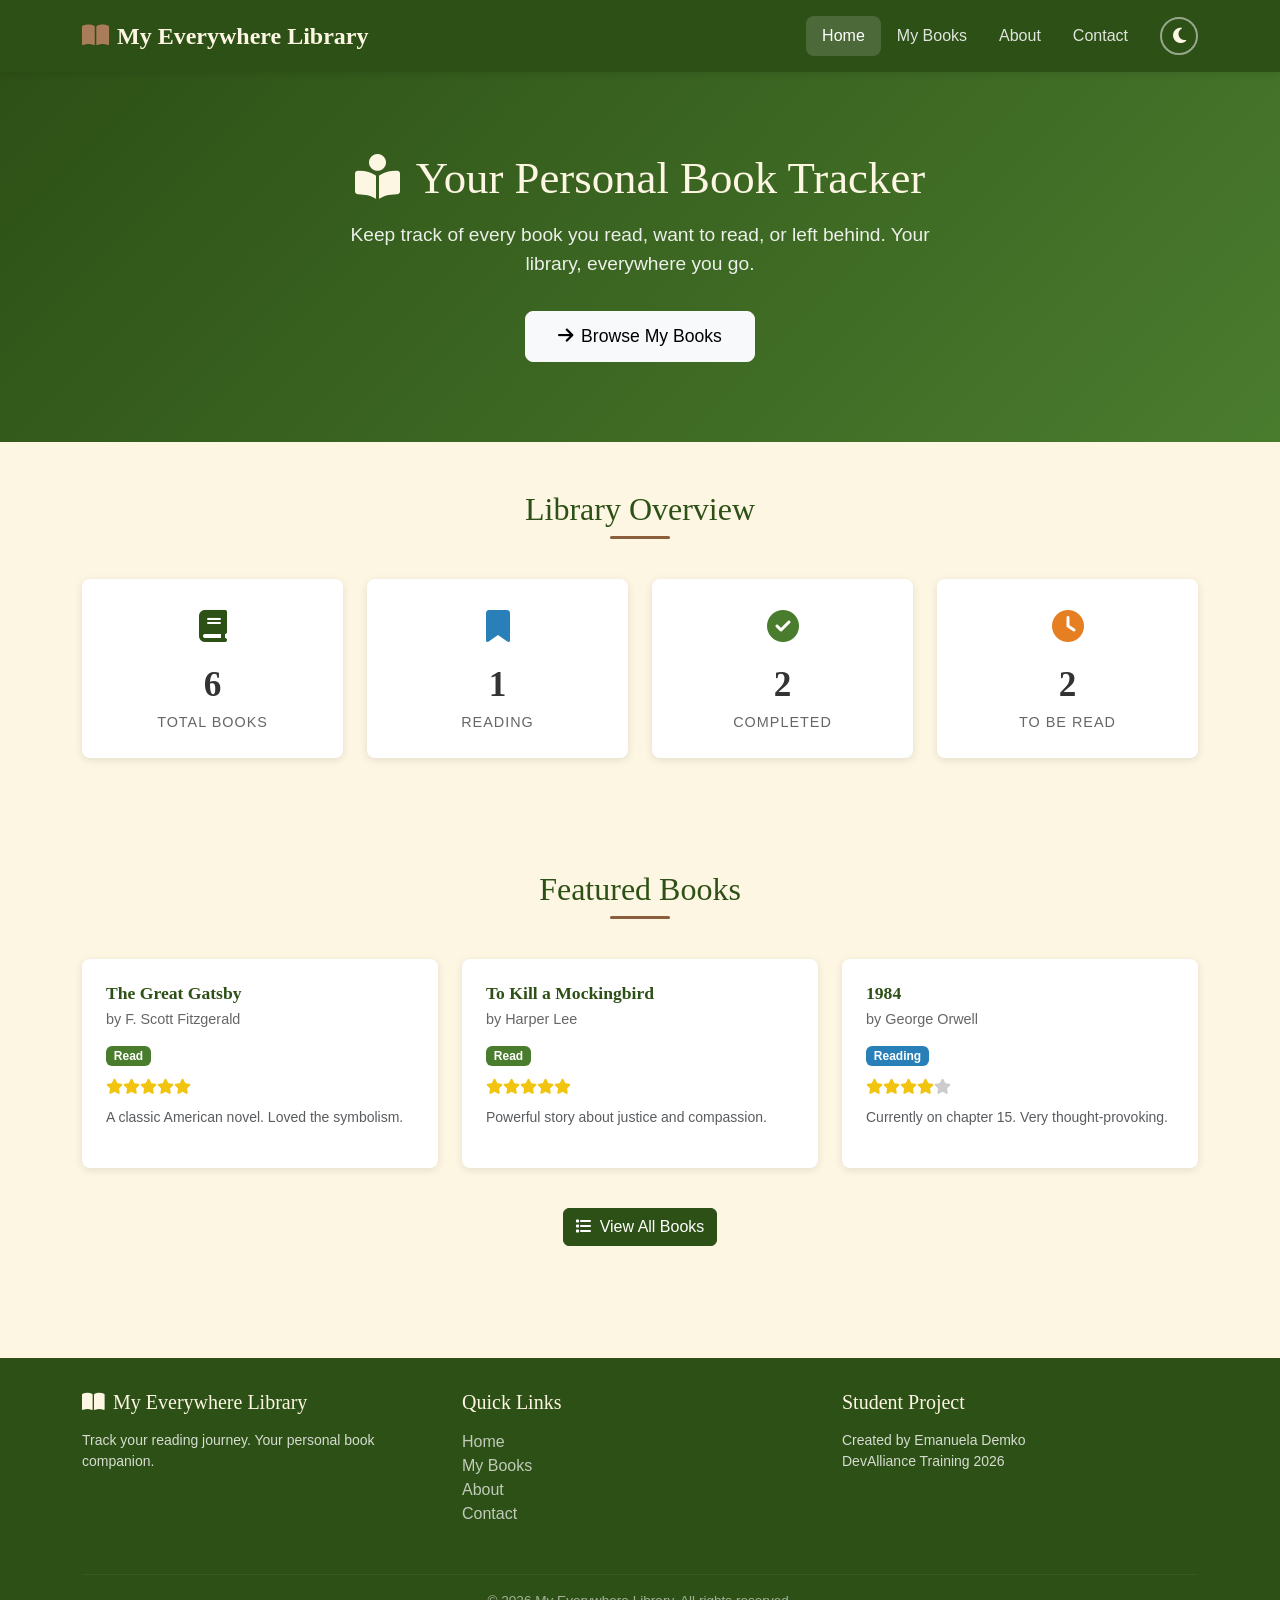
<file: frontend/index.html>
<!DOCTYPE html>
<html lang="en">
<head>
  <meta charset="UTF-8">
  <meta name="viewport" content="width=device-width, initial-scale=1.0">
  <title>My Everywhere Library - Home</title>
  <!-- Bootstrap 5 CSS -->
  <link href="https://cdn.jsdelivr.net/npm/bootstrap@5.3.3/dist/css/bootstrap.min.css" rel="stylesheet">
  <!-- Font Awesome Icons -->
  <link href="https://cdnjs.cloudflare.com/ajax/libs/font-awesome/6.5.1/css/all.min.css" rel="stylesheet">
  <!-- Custom CSS -->
  <link rel="stylesheet" href="css/base.css">
  <link rel="stylesheet" href="css/theme.css">
  <link rel="stylesheet" href="css/components.css">
  <link rel="stylesheet" href="css/dashboard.css">
</head>
<body>

  <!-- ===== Navbar ===== -->
  <nav class="navbar navbar-expand-lg navbar-dark">
    <div class="container">
      <a class="navbar-brand" href="index.html">
        <i class="fas fa-book-open me-2"></i>My Everywhere Library
      </a>
      <button class="navbar-toggler" type="button" data-bs-toggle="collapse" data-bs-target="#navbarNav">
        <span class="navbar-toggler-icon"></span>
      </button>
      <div class="collapse navbar-collapse" id="navbarNav">
        <ul class="navbar-nav ms-auto me-3">
          <li class="nav-item">
            <a class="nav-link" href="index.html">Home</a>
          </li>
          <li class="nav-item">
            <a class="nav-link" href="books.html">My Books</a>
          </li>
          <li class="nav-item">
            <a class="nav-link" href="about.html">About</a>
          </li>
          <li class="nav-item">
            <a class="nav-link" href="contact.html">Contact</a>
          </li>
        </ul>
        <button class="dark-mode-toggle" id="darkModeToggle" title="Toggle dark mode">
          <i class="fas fa-moon"></i>
        </button>
      </div>
    </div>
  </nav>

  <!-- ===== Hero Section ===== -->
  <section class="hero-section">
    <div class="container">
      <h1><i class="fas fa-book-reader me-3"></i>Your Personal Book Tracker</h1>
      <p>Keep track of every book you read, want to read, or left behind. Your library, everywhere you go.</p>
      <a href="books.html" class="btn btn-light btn-lg">
        <i class="fas fa-arrow-right me-2"></i>Browse My Books
      </a>
    </div>
  </section>

  <!-- ===== Stats Cards ===== -->
  <section class="container my-5">
    <h2 class="section-title">Library Overview</h2>
    <div class="row g-4">
      <div class="col-6 col-md-3">
        <div class="stat-card total">
          <div class="stat-icon"><i class="fas fa-book"></i></div>
          <div class="stat-number" id="statTotal">0</div>
          <div class="stat-label">Total Books</div>
        </div>
      </div>
      <div class="col-6 col-md-3">
        <div class="stat-card reading">
          <div class="stat-icon"><i class="fas fa-bookmark"></i></div>
          <div class="stat-number" id="statReading">0</div>
          <div class="stat-label">Reading</div>
        </div>
      </div>
      <div class="col-6 col-md-3">
        <div class="stat-card read">
          <div class="stat-icon"><i class="fas fa-check-circle"></i></div>
          <div class="stat-number" id="statRead">0</div>
          <div class="stat-label">Completed</div>
        </div>
      </div>
      <div class="col-6 col-md-3">
        <div class="stat-card tbr">
          <div class="stat-icon"><i class="fas fa-clock"></i></div>
          <div class="stat-number" id="statTbr">0</div>
          <div class="stat-label">To Be Read</div>
        </div>
      </div>
    </div>
  </section>

  <!-- ===== Featured Books ===== -->
  <section class="featured-section">
    <div class="container">
      <h2 class="section-title">Featured Books</h2>
      <div class="row" id="featuredBooks">
        <!-- Populated by JavaScript -->
      </div>
      <div class="text-center mt-3">
        <a href="books.html" class="btn btn-primary-custom">
          <i class="fas fa-list me-2"></i>View All Books
        </a>
      </div>
    </div>
  </section>

  <!-- ===== Footer ===== -->
  <footer class="footer">
    <div class="container">
      <div class="row">
        <div class="col-md-4 mb-3">
          <h5><i class="fas fa-book-open me-2"></i>My Everywhere Library</h5>
          <p class="small">Track your reading journey. Your personal book companion.</p>
        </div>
        <div class="col-md-4 mb-3">
          <h5>Quick Links</h5>
          <ul class="list-unstyled">
            <li><a href="index.html">Home</a></li>
            <li><a href="books.html">My Books</a></li>
            <li><a href="about.html">About</a></li>
            <li><a href="contact.html">Contact</a></li>
          </ul>
        </div>
        <div class="col-md-4 mb-3">
          <h5>Student Project</h5>
          <p class="small">Created by Emanuela Demko<br>DevAlliance Training 2026</p>
        </div>
      </div>
      <hr>
      <p class="text-center mb-0">&copy; 2026 My Everywhere Library. All rights reserved.</p>
    </div>
  </footer>

  <!-- Bootstrap JS -->
  <script src="https://cdn.jsdelivr.net/npm/bootstrap@5.3.3/dist/js/bootstrap.bundle.min.js"></script>
  <!-- Custom JS -->
  <script src="js/utils.js"></script>
  <script src="js/storage.js"></script>
  <script src="js/theme.js"></script>
  <script src="js/dashboard.js"></script>
</body>
</html>
</file>
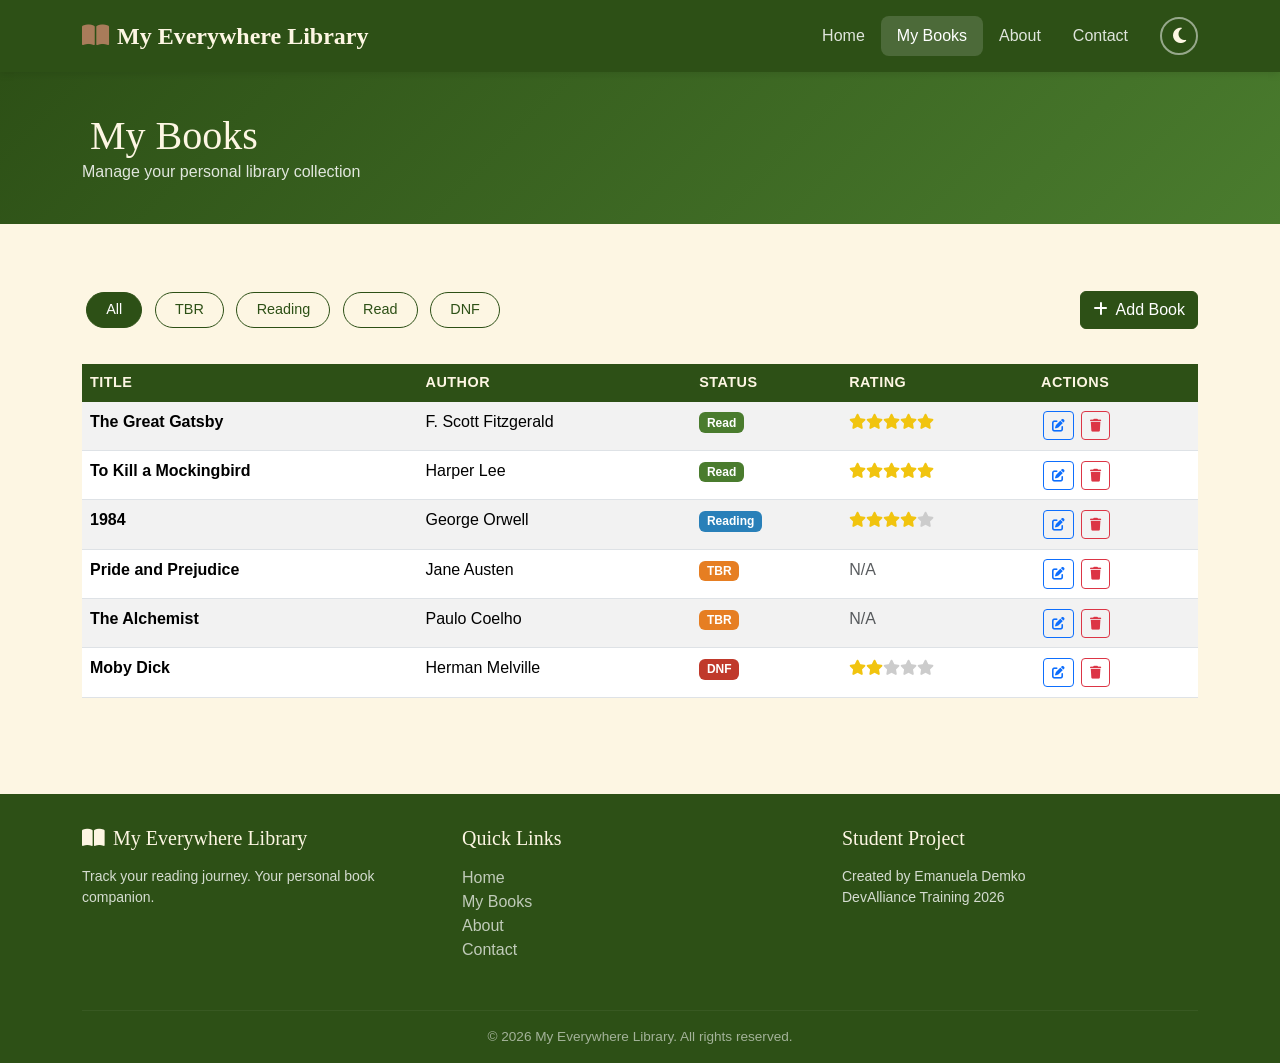
<file: frontend/books.html>
<!DOCTYPE html>
<html lang="en">
<head>
  <meta charset="UTF-8">
  <meta name="viewport" content="width=device-width, initial-scale=1.0">
  <title>My Everywhere Library - My Books</title>
  <!-- Bootstrap 5 CSS -->
  <link href="https://cdn.jsdelivr.net/npm/bootstrap@5.3.3/dist/css/bootstrap.min.css" rel="stylesheet">
  <!-- Font Awesome Icons -->
  <link href="https://cdnjs.cloudflare.com/ajax/libs/font-awesome/6.5.1/css/all.min.css" rel="stylesheet">
  <!-- DataTables CSS -->
  <link href="https://cdn.datatables.net/1.13.8/css/dataTables.bootstrap5.min.css" rel="stylesheet">
  <!-- Custom CSS -->
  <link rel="stylesheet" href="css/base.css">
  <link rel="stylesheet" href="css/theme.css">
  <link rel="stylesheet" href="css/components.css">
  <link rel="stylesheet" href="css/books.css">
</head>
<body>

  <!-- ===== Navbar ===== -->
  <nav class="navbar navbar-expand-lg navbar-dark">
    <div class="container">
      <a class="navbar-brand" href="index.html">
        <i class="fas fa-book-open me-2"></i>My Everywhere Library
      </a>
      <button class="navbar-toggler" type="button" data-bs-toggle="collapse" data-bs-target="#navbarNav">
        <span class="navbar-toggler-icon"></span>
      </button>
      <div class="collapse navbar-collapse" id="navbarNav">
        <ul class="navbar-nav ms-auto me-3">
          <li class="nav-item">
            <a class="nav-link" href="index.html">Home</a>
          </li>
          <li class="nav-item">
            <a class="nav-link" href="books.html">My Books</a>
          </li>
          <li class="nav-item">
            <a class="nav-link" href="about.html">About</a>
          </li>
          <li class="nav-item">
            <a class="nav-link" href="contact.html">Contact</a>
          </li>
        </ul>
        <button class="dark-mode-toggle" id="darkModeToggle" title="Toggle dark mode">
          <i class="fas fa-moon"></i>
        </button>
      </div>
    </div>
  </nav>

  <!-- ===== Page Header ===== -->
  <section class="page-header">
    <div class="container">
      <h1><i class="fas fa-books me-2"></i>My Books</h1>
      <p>Manage your personal library collection</p>
    </div>
  </section>

  <!-- ===== Books Content ===== -->
  <section class="books-page">
    <div class="container">

      <!-- Top Controls -->
      <div class="d-flex flex-wrap justify-content-between align-items-center mb-4">
        <!-- Filter Buttons -->
        <div class="filter-buttons mb-2">
          <button class="btn btn-outline-custom filter-btn active-filter" data-filter="ALL">All</button>
          <button class="btn btn-outline-custom filter-btn" data-filter="TBR">TBR</button>
          <button class="btn btn-outline-custom filter-btn" data-filter="READING">Reading</button>
          <button class="btn btn-outline-custom filter-btn" data-filter="READ">Read</button>
          <button class="btn btn-outline-custom filter-btn" data-filter="DNF">DNF</button>
        </div>
        <!-- Add Book Button -->
        <div class="mb-2">
          <button class="btn btn-primary-custom" onclick="openAddBookModal()">
            <i class="fas fa-plus me-2"></i>Add Book
          </button>
        </div>
      </div>

      <!-- Books Table -->
      <div class="table-responsive">
        <table id="booksTable" class="table table-striped table-hover" style="width: 100%">
          <thead>
            <tr>
              <th>Title</th>
              <th>Author</th>
              <th>Status</th>
              <th>Rating</th>
              <th>Actions</th>
            </tr>
          </thead>
          <tbody id="booksTableBody">
            <!-- Populated by JavaScript -->
          </tbody>
        </table>
      </div>

    </div>
  </section>

  <!-- ===== Add/Edit Book Modal ===== -->
  <div class="modal fade" id="bookModal" tabindex="-1" aria-labelledby="bookModalTitle" aria-hidden="true">
    <div class="modal-dialog">
      <div class="modal-content">
        <div class="modal-header">
          <h5 class="modal-title" id="bookModalTitle">Add New Book</h5>
          <button type="button" class="btn-close" data-bs-dismiss="modal" aria-label="Close"></button>
        </div>
        <div class="modal-body">
          <form id="bookForm">
            <input type="hidden" id="bookId">
            <div class="mb-3">
              <label for="bookTitle" class="form-label">Title *</label>
              <input type="text" class="form-control" id="bookTitle" placeholder="Enter book title" required>
            </div>
            <div class="mb-3">
              <label for="bookAuthor" class="form-label">Author *</label>
              <input type="text" class="form-control" id="bookAuthor" placeholder="Enter author name" required>
            </div>
            <div class="row">
              <div class="col-md-6 mb-3">
                <label for="bookStatus" class="form-label">Status *</label>
                <select class="form-select" id="bookStatus" required>
                  <option value="">Select status</option>
                  <option value="TBR">TBR (To Be Read)</option>
                  <option value="READING">Reading</option>
                  <option value="READ">Read</option>
                  <option value="DNF">DNF (Did Not Finish)</option>
                </select>
              </div>
              <div class="col-md-6 mb-3">
                <label for="bookRating" class="form-label">Rating</label>
                <select class="form-select" id="bookRating">
                  <option value="0">No rating</option>
                  <option value="1">1 Star</option>
                  <option value="2">2 Stars</option>
                  <option value="3">3 Stars</option>
                  <option value="4">4 Stars</option>
                  <option value="5">5 Stars</option>
                </select>
              </div>
            </div>
            <div class="mb-3">
              <label for="bookTargetDate" class="form-label">Target Date</label>
              <input type="date" class="form-control" id="bookTargetDate">
            </div>
            <div class="mb-3">
              <label for="bookNotes" class="form-label">Notes</label>
              <textarea class="form-control" id="bookNotes" rows="3" placeholder="Any notes about this book..."></textarea>
            </div>
          </form>
        </div>
        <div class="modal-footer">
          <button type="button" class="btn btn-secondary" data-bs-dismiss="modal">Cancel</button>
          <button type="button" class="btn btn-primary-custom" onclick="saveBook()">
            <i class="fas fa-save me-1"></i>Save Book
          </button>
        </div>
      </div>
    </div>
  </div>

  <!-- ===== Delete Confirmation Modal ===== -->
  <div class="modal fade" id="deleteModal" tabindex="-1" aria-hidden="true">
    <div class="modal-dialog modal-sm">
      <div class="modal-content">
        <div class="modal-header bg-danger text-white">
          <h5 class="modal-title"><i class="fas fa-exclamation-triangle me-2"></i>Confirm Delete</h5>
          <button type="button" class="btn-close" data-bs-dismiss="modal" aria-label="Close"></button>
        </div>
        <div class="modal-body">
          <p>Are you sure you want to delete <strong id="deleteBookTitle"></strong> from your library?</p>
          <p class="text-muted small">This action cannot be undone.</p>
        </div>
        <div class="modal-footer">
          <button type="button" class="btn btn-secondary btn-sm" data-bs-dismiss="modal">Cancel</button>
          <button type="button" class="btn btn-danger btn-sm" onclick="deleteBook()">
            <i class="fas fa-trash me-1"></i>Delete
          </button>
        </div>
      </div>
    </div>
  </div>

  <!-- ===== Footer ===== -->
  <footer class="footer">
    <div class="container">
      <div class="row">
        <div class="col-md-4 mb-3">
          <h5><i class="fas fa-book-open me-2"></i>My Everywhere Library</h5>
          <p class="small">Track your reading journey. Your personal book companion.</p>
        </div>
        <div class="col-md-4 mb-3">
          <h5>Quick Links</h5>
          <ul class="list-unstyled">
            <li><a href="index.html">Home</a></li>
            <li><a href="books.html">My Books</a></li>
            <li><a href="about.html">About</a></li>
            <li><a href="contact.html">Contact</a></li>
          </ul>
        </div>
        <div class="col-md-4 mb-3">
          <h5>Student Project</h5>
          <p class="small">Created by Emanuela Demko<br>DevAlliance Training 2026</p>
        </div>
      </div>
      <hr>
      <p class="text-center mb-0">&copy; 2026 My Everywhere Library. All rights reserved.</p>
    </div>
  </footer>

  <!-- jQuery (required by DataTables) -->
  <script src="https://code.jquery.com/jquery-3.7.1.min.js"></script>
  <!-- Bootstrap JS -->
  <script src="https://cdn.jsdelivr.net/npm/bootstrap@5.3.3/dist/js/bootstrap.bundle.min.js"></script>
  <!-- DataTables JS -->
  <script src="https://cdn.datatables.net/1.13.8/js/jquery.dataTables.min.js"></script>
  <script src="https://cdn.datatables.net/1.13.8/js/dataTables.bootstrap5.min.js"></script>
  <!-- Custom JS -->
  <script src="js/utils.js"></script>
  <script src="js/storage.js"></script>
  <script src="js/theme.js"></script>
  <script src="js/books.js"></script>
</body>
</html>
</file>
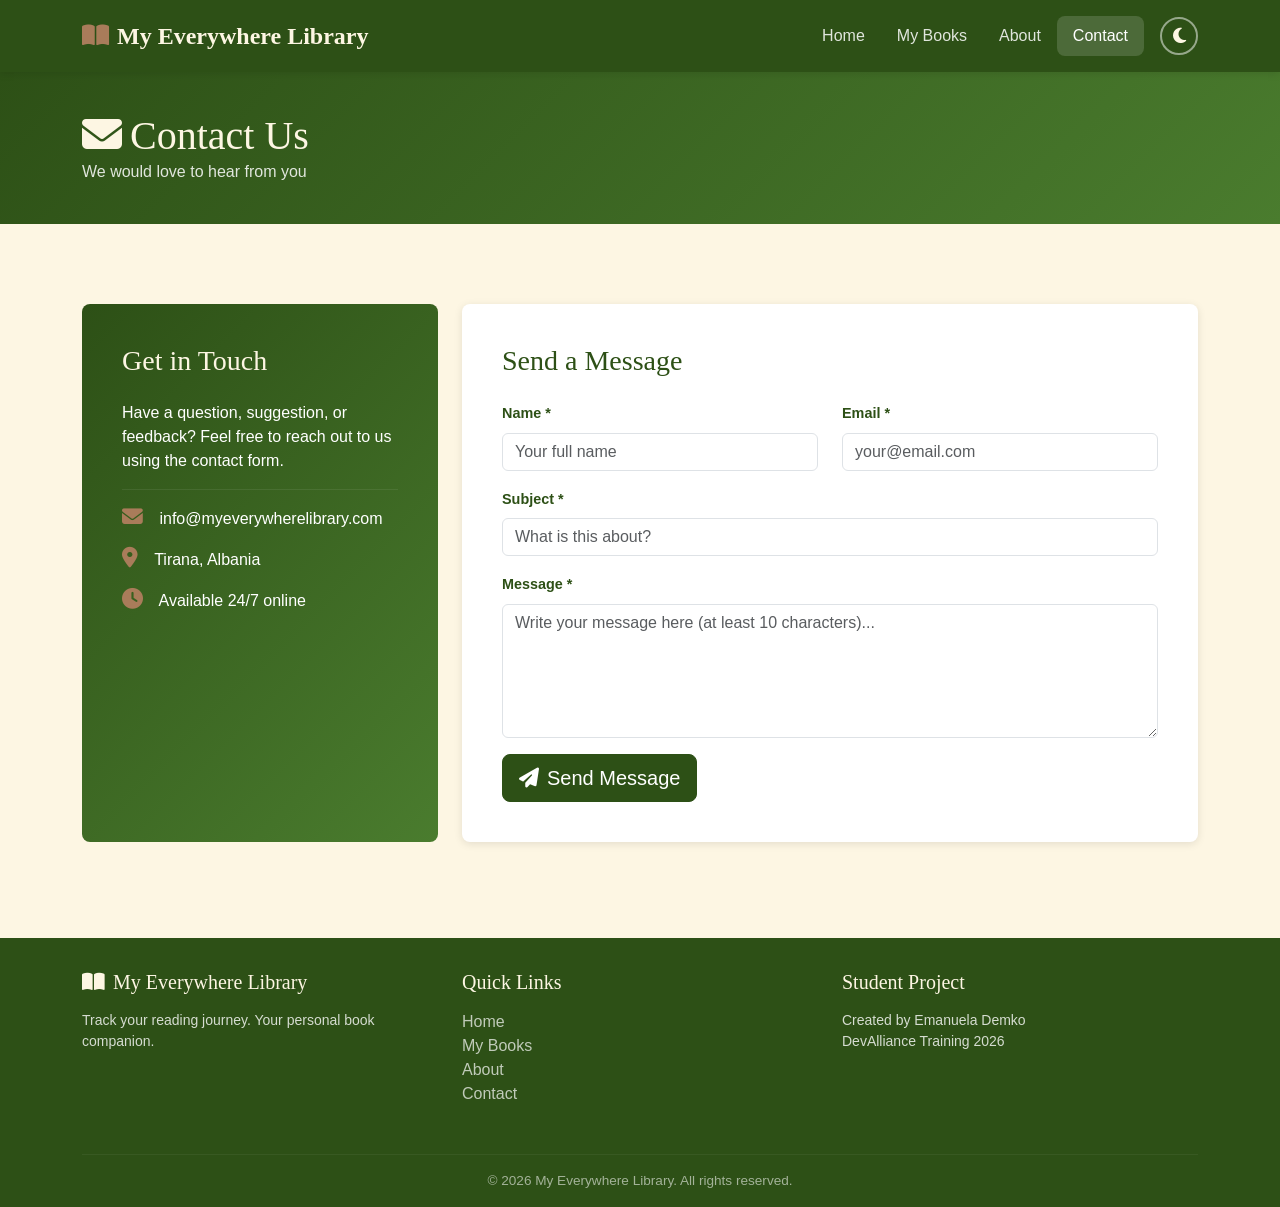
<file: frontend/contact.html>
<!DOCTYPE html>
<html lang="en">
<head>
  <meta charset="UTF-8">
  <meta name="viewport" content="width=device-width, initial-scale=1.0">
  <title>My Everywhere Library - Contact</title>
  <!-- Bootstrap 5 CSS -->
  <link href="https://cdn.jsdelivr.net/npm/bootstrap@5.3.3/dist/css/bootstrap.min.css" rel="stylesheet">
  <!-- Font Awesome Icons -->
  <link href="https://cdnjs.cloudflare.com/ajax/libs/font-awesome/6.5.1/css/all.min.css" rel="stylesheet">
  <!-- Custom CSS -->
  <link rel="stylesheet" href="css/base.css">
  <link rel="stylesheet" href="css/theme.css">
  <link rel="stylesheet" href="css/components.css">
  <link rel="stylesheet" href="css/contact.css">
</head>
<body>

  <!-- ===== Navbar ===== -->
  <nav class="navbar navbar-expand-lg navbar-dark">
    <div class="container">
      <a class="navbar-brand" href="index.html">
        <i class="fas fa-book-open me-2"></i>My Everywhere Library
      </a>
      <button class="navbar-toggler" type="button" data-bs-toggle="collapse" data-bs-target="#navbarNav">
        <span class="navbar-toggler-icon"></span>
      </button>
      <div class="collapse navbar-collapse" id="navbarNav">
        <ul class="navbar-nav ms-auto me-3">
          <li class="nav-item">
            <a class="nav-link" href="index.html">Home</a>
          </li>
          <li class="nav-item">
            <a class="nav-link" href="books.html">My Books</a>
          </li>
          <li class="nav-item">
            <a class="nav-link" href="about.html">About</a>
          </li>
          <li class="nav-item">
            <a class="nav-link" href="contact.html">Contact</a>
          </li>
        </ul>
        <button class="dark-mode-toggle" id="darkModeToggle" title="Toggle dark mode">
          <i class="fas fa-moon"></i>
        </button>
      </div>
    </div>
  </nav>

  <!-- ===== Page Header ===== -->
  <section class="page-header">
    <div class="container">
      <h1><i class="fas fa-envelope me-2"></i>Contact Us</h1>
      <p>We would love to hear from you</p>
    </div>
  </section>

  <!-- ===== Contact Content ===== -->
  <section class="contact-page">
    <div class="container">
      <div class="row g-4">

        <!-- Contact Info -->
        <div class="col-lg-4">
          <div class="contact-info">
            <h3 class="mb-4">Get in Touch</h3>
            <p>Have a question, suggestion, or feedback? Feel free to reach out to us using the contact form.</p>
            <hr style="border-color: rgba(255,255,255,0.3);">
            <div class="mb-3">
              <i class="fas fa-envelope"></i>
              <span>info@myeverywherelibrary.com</span>
            </div>
            <div class="mb-3">
              <i class="fas fa-map-marker-alt"></i>
              <span>Tirana, Albania</span>
            </div>
            <div class="mb-3">
              <i class="fas fa-clock"></i>
              <span>Available 24/7 online</span>
            </div>
          </div>
        </div>

        <!-- Contact Form -->
        <div class="col-lg-8">
          <div class="contact-form-wrapper">
            <h3 class="mb-4" style="color: var(--color-primary);">Send a Message</h3>

            <!-- Alert Box (shown via DOM manipulation) -->
            <div id="formAlert" class="alert" role="alert"></div>

            <form id="contactForm" novalidate>
              <div class="row">
                <div class="col-md-6 mb-3">
                  <label for="contactName" class="form-label">Name *</label>
                  <input type="text" class="form-control" id="contactName" placeholder="Your full name">
                  <div class="validation-error">Please enter your name.</div>
                </div>
                <div class="col-md-6 mb-3">
                  <label for="contactEmail" class="form-label">Email *</label>
                  <input type="email" class="form-control" id="contactEmail" placeholder="your@email.com">
                  <div class="validation-error">Please enter a valid email.</div>
                </div>
              </div>
              <div class="mb-3">
                <label for="contactSubject" class="form-label">Subject *</label>
                <input type="text" class="form-control" id="contactSubject" placeholder="What is this about?">
                <div class="validation-error">Please enter a subject.</div>
              </div>
              <div class="mb-3">
                <label for="contactMessage" class="form-label">Message *</label>
                <textarea class="form-control" id="contactMessage" rows="5" placeholder="Write your message here (at least 10 characters)..."></textarea>
                <div class="validation-error">Please enter a message (at least 10 characters).</div>
              </div>
              <button type="submit" class="btn btn-primary-custom btn-lg">
                <i class="fas fa-paper-plane me-2"></i>Send Message
              </button>
            </form>
          </div>
        </div>

      </div>
    </div>
  </section>

  <!-- ===== Footer ===== -->
  <footer class="footer">
    <div class="container">
      <div class="row">
        <div class="col-md-4 mb-3">
          <h5><i class="fas fa-book-open me-2"></i>My Everywhere Library</h5>
          <p class="small">Track your reading journey. Your personal book companion.</p>
        </div>
        <div class="col-md-4 mb-3">
          <h5>Quick Links</h5>
          <ul class="list-unstyled">
            <li><a href="index.html">Home</a></li>
            <li><a href="books.html">My Books</a></li>
            <li><a href="about.html">About</a></li>
            <li><a href="contact.html">Contact</a></li>
          </ul>
        </div>
        <div class="col-md-4 mb-3">
          <h5>Student Project</h5>
          <p class="small">Created by Emanuela Demko<br>DevAlliance Training 2026</p>
        </div>
      </div>
      <hr>
      <p class="text-center mb-0">&copy; 2026 My Everywhere Library. All rights reserved.</p>
    </div>
  </footer>

  <!-- Bootstrap JS -->
  <script src="https://cdn.jsdelivr.net/npm/bootstrap@5.3.3/dist/js/bootstrap.bundle.min.js"></script>
  <!-- Custom JS -->
  <script src="js/utils.js"></script>
  <script src="js/theme.js"></script>
  <script src="js/contact.js"></script>
</body>
</html>
</file>
<file: frontend/css/base.css>
/* ---------- CSS Variables ---------- */
:root {
  --color-primary: #2d5016;
  --color-primary-light: #4a7c2e;
  --color-secondary: #8b5e3c;
  --color-secondary-light: #a97c5a;
  --color-cream: #fdf6e3;
  --color-cream-dark: #f0e6c8;
  --color-text: #333333;
  --color-text-light: #666666;
  --color-white: #ffffff;
  --color-danger: #c0392b;
  --color-warning: #e67e22;
  --color-info: #2980b9;
  --font-heading: "Georgia", serif;
  --font-body: "Segoe UI", Tahoma, Geneva, Verdana, sans-serif;
  --shadow: 0 2px 8px rgba(0, 0, 0, 0.1);
  --shadow-hover: 0 4px 16px rgba(0, 0, 0, 0.15);
  --radius: 8px;
  --transition: 0.3s ease;
}

/* ---------- General ---------- */
body {
  font-family: var(--font-body);
  color: var(--color-text);
  background-color: var(--color-cream);
  transition: background-color var(--transition), color var(--transition);
}

h1, h2, h3, h4, h5, h6 {
  font-family: var(--font-heading);
  color: var(--color-primary);
}

a {
  color: var(--color-primary);
  transition: color var(--transition);
}

a:hover {
  color: var(--color-primary-light);
}

/* ---------- Navbar ---------- */
.navbar {
  background-color: var(--color-primary) !important;
  box-shadow: var(--shadow);
  padding: 0.8rem 1rem;
  transition: background-color var(--transition);
}

.navbar-brand {
  font-family: var(--font-heading);
  font-size: 1.5rem;
  font-weight: bold;
  color: var(--color-cream) !important;
}

.navbar-brand i {
  color: var(--color-secondary-light);
}

.nav-link {
  color: rgba(255, 255, 255, 0.85) !important;
  font-weight: 500;
  padding: 0.5rem 1rem !important;
  border-radius: var(--radius);
  transition: all var(--transition);
}

.nav-link:hover,
.nav-link.active {
  color: var(--color-white) !important;
  background-color: rgba(255, 255, 255, 0.15);
}

.dark-mode-toggle {
  background: none;
  border: 2px solid rgba(255, 255, 255, 0.5);
  color: var(--color-cream);
  border-radius: 50%;
  width: 38px;
  height: 38px;
  display: flex;
  align-items: center;
  justify-content: center;
  cursor: pointer;
  transition: all var(--transition);
  font-size: 1.1rem;
}

.dark-mode-toggle:hover {
  background-color: rgba(255, 255, 255, 0.2);
  border-color: rgba(255, 255, 255, 0.8);
}

/* ---------- Page Header ---------- */
.page-header {
  background: linear-gradient(135deg, var(--color-primary) 0%, var(--color-primary-light) 100%);
  color: white;
  padding: 2.5rem 0;
  margin-bottom: 2rem;
}

.page-header h1 {
  color: var(--color-cream);
  margin: 0;
}

.page-header p {
  opacity: 0.85;
  margin-bottom: 0;
}

/* ---------- Footer ---------- */
.footer {
  background-color: var(--color-primary) !important;
  color: rgba(255, 255, 255, 0.8);
  padding: 2rem 0 1rem;
  margin-top: 3rem;
  transition: background-color var(--transition);
}

.footer h5 {
  color: var(--color-cream);
  font-family: var(--font-heading);
  margin-bottom: 1rem;
}

.footer a {
  color: rgba(255, 255, 255, 0.7);
  text-decoration: none;
  transition: color var(--transition);
}

.footer a:hover {
  color: var(--color-cream);
}

.footer hr {
  border-color: rgba(255, 255, 255, 0.2);
}

.footer .text-center {
  font-size: 0.85rem;
  opacity: 0.7;
}

/* ---------- Utility Buttons ---------- */
.btn-primary-custom {
  background-color: var(--color-primary);
  border-color: var(--color-primary);
  color: white;
}

.btn-primary-custom:hover {
  background-color: var(--color-primary-light);
  border-color: var(--color-primary-light);
  color: white;
}

.btn-secondary-custom {
  background-color: var(--color-secondary);
  border-color: var(--color-secondary);
  color: white;
}

.btn-secondary-custom:hover {
  background-color: var(--color-secondary-light);
  border-color: var(--color-secondary-light);
  color: white;
}

.btn-outline-custom {
  border-color: var(--color-primary);
  color: var(--color-primary);
}

.btn-outline-custom:hover,
.btn-outline-custom.active-filter {
  background-color: var(--color-primary);
  color: white;
}

/* ---------- Responsive ---------- */
@media (max-width: 768px) {
  .navbar-brand {
    font-size: 1.2rem;
  }

  .page-header {
    padding: 1.5rem 0;
  }
}
</file>
<file: frontend/css/theme.css>
/* ---------- Dark Mode Variables ---------- */
[data-theme="dark"] {
  --color-primary: #6abf40;
  --color-primary-light: #8ad468;
  --color-secondary: #c9a87c;
  --color-secondary-light: #d4b896;
  --color-cream: #1a1a2e;
  --color-cream-dark: #16213e;
  --color-text: #e0e0e0;
  --color-text-light: #b0b0b0;
  --color-white: #0f3460;
  --shadow: 0 2px 8px rgba(0, 0, 0, 0.3);
  --shadow-hover: 0 4px 16px rgba(0, 0, 0, 0.4);
}

/* ---------- Dark Mode Overrides ---------- */
[data-theme="dark"] body {
  background-color: var(--color-cream);
  color: var(--color-text);
}

[data-theme="dark"] .navbar {
  background-color: #0f3460 !important;
}

[data-theme="dark"] .card {
  background-color: var(--color-white);
  border-color: #1a1a4e;
}

[data-theme="dark"] .footer {
  background-color: #0f3460 !important;
}

[data-theme="dark"] .modal-content {
  background-color: var(--color-cream);
  color: var(--color-text);
}

[data-theme="dark"] .form-control,
[data-theme="dark"] .form-select {
  background-color: var(--color-cream-dark);
  color: var(--color-text);
  border-color: #2a2a4e;
}

[data-theme="dark"] .table {
  color: var(--color-text);
}

[data-theme="dark"] .table thead th {
  background-color: #0f3460 !important;
}

[data-theme="dark"] .dataTables_wrapper .dataTables_filter input,
[data-theme="dark"] .dataTables_wrapper .dataTables_length select {
  background-color: var(--color-cream-dark) !important;
  color: var(--color-text) !important;
  border-color: #2a2a4e !important;
}
</file>
<file: frontend/css/components.css>
/* ---------- Book Card ---------- */
.book-card {
  background: var(--color-white);
  border: none;
  border-radius: var(--radius);
  box-shadow: var(--shadow);
  transition: transform var(--transition), box-shadow var(--transition);
  overflow: hidden;
  height: 100%;
}

.book-card:hover {
  transform: translateY(-4px);
  box-shadow: var(--shadow-hover);
}

.book-card .card-body {
  padding: 1.5rem;
}

.book-card .book-title {
  font-size: 1.1rem;
  font-weight: bold;
  margin-bottom: 0.3rem;
}

.book-card .book-author {
  color: var(--color-text-light);
  font-size: 0.9rem;
  margin-bottom: 0.8rem;
}

/* ---------- Status Badges ---------- */
.badge-tbr {
  background-color: var(--color-warning) !important;
  color: #fff;
}

.badge-reading {
  background-color: var(--color-info) !important;
  color: #fff;
}

.badge-read {
  background-color: var(--color-primary-light) !important;
  color: #fff;
}

.badge-dnf {
  background-color: var(--color-danger) !important;
  color: #fff;
}

/* ---------- Star Rating ---------- */
.star-rating {
  color: #f1c40f;
  font-size: 0.95rem;
}

.star-rating .empty {
  color: #ccc;
}

/* ---------- Section Title ---------- */
.section-title {
  text-align: center;
  margin-bottom: 2.5rem;
  position: relative;
}

.section-title::after {
  content: "";
  display: block;
  width: 60px;
  height: 3px;
  background: var(--color-secondary);
  margin: 0.5rem auto 0;
  border-radius: 2px;
}

/* ---------- Form Shared Styles ---------- */
.form-label {
  font-weight: 600;
  color: var(--color-primary);
  font-size: 0.9rem;
}

.form-control:focus,
.form-select:focus {
  border-color: var(--color-primary-light);
  box-shadow: 0 0 0 0.2rem rgba(45, 80, 22, 0.15);
}
</file>
<file: frontend/css/dashboard.css>
/* ---------- Hero Section ---------- */
.hero-section {
  background: linear-gradient(135deg, var(--color-primary) 0%, var(--color-primary-light) 100%);
  color: var(--color-white);
  padding: 5rem 0;
  text-align: center;
}

.hero-section h1 {
  color: var(--color-cream);
  font-size: 2.8rem;
  margin-bottom: 1rem;
}

.hero-section p {
  font-size: 1.2rem;
  opacity: 0.9;
  max-width: 600px;
  margin: 0 auto 2rem;
}

.hero-section .btn {
  padding: 0.7rem 2rem;
  font-size: 1.1rem;
}

/* ---------- Stats Cards ---------- */
.stat-card {
  background: var(--color-white);
  border: none;
  border-radius: var(--radius);
  box-shadow: var(--shadow);
  padding: 1.5rem;
  text-align: center;
  transition: transform var(--transition), box-shadow var(--transition);
}

.stat-card:hover {
  transform: translateY(-4px);
  box-shadow: var(--shadow-hover);
}

.stat-card .stat-icon {
  font-size: 2rem;
  margin-bottom: 0.5rem;
}

.stat-card .stat-number {
  font-size: 2.2rem;
  font-weight: bold;
  font-family: var(--font-heading);
}

.stat-card .stat-label {
  color: var(--color-text-light);
  font-size: 0.9rem;
  text-transform: uppercase;
  letter-spacing: 1px;
}

.stat-card.total .stat-icon   { color: var(--color-primary); }
.stat-card.reading .stat-icon { color: var(--color-info); }
.stat-card.read .stat-icon    { color: var(--color-primary-light); }
.stat-card.tbr .stat-icon     { color: var(--color-warning); }

/* ---------- Featured Section ---------- */
.featured-section {
  padding: 4rem 0;
}

/* ---------- Responsive ---------- */
@media (max-width: 768px) {
  .hero-section {
    padding: 3rem 0;
  }

  .hero-section h1 {
    font-size: 2rem;
  }

  .stat-card {
    margin-bottom: 1rem;
  }
}

@media (max-width: 576px) {
  .hero-section h1 {
    font-size: 1.6rem;
  }

  .hero-section p {
    font-size: 1rem;
  }
}
</file>
<file: frontend/css/books.css>
/* ---------- Books Page Layout ---------- */
.books-page {
  padding: 2rem 0;
}

/* ---------- Filter Buttons ---------- */
.filter-buttons .btn {
  margin: 0.25rem;
  border-radius: 20px;
  padding: 0.4rem 1.2rem;
  font-size: 0.9rem;
}

.filter-buttons .btn.active-filter {
  background-color: var(--color-primary);
  color: white;
  border-color: var(--color-primary);
}

/* ---------- DataTable Wrapper ---------- */
#booksTable_wrapper {
  background: var(--color-white);
  border-radius: var(--radius);
  box-shadow: var(--shadow);
  padding: 1.5rem;
}

/* ---------- Table ---------- */
.table thead th {
  background-color: var(--color-primary);
  color: var(--color-cream);
  border: none;
  font-weight: 600;
  font-size: 0.9rem;
  text-transform: uppercase;
  letter-spacing: 0.5px;
}

.table tbody tr {
  transition: background-color var(--transition);
}

.table tbody tr:hover {
  background-color: var(--color-cream-dark);
}

.action-buttons .btn {
  padding: 0.25rem 0.5rem;
  font-size: 0.8rem;
  margin: 0.1rem;
}

/* ---------- Modal ---------- */
.modal-header {
  background-color: var(--color-primary);
  color: var(--color-cream);
  border-bottom: none;
}

.modal-header .btn-close {
  filter: brightness(0) invert(1);
}

.modal-footer {
  border-top: 1px solid var(--color-cream-dark);
}

/* ---------- Responsive ---------- */
@media (max-width: 768px) {
  .filter-buttons {
    text-align: center;
  }

  #booksTable_wrapper {
    padding: 0.75rem;
  }
}
</file>
<file: frontend/css/contact.css>
/* ---------- Contact Page Layout ---------- */
.contact-page {
  padding: 3rem 0;
}

/* ---------- Form Wrapper ---------- */
.contact-form-wrapper {
  background: var(--color-white);
  border-radius: var(--radius);
  box-shadow: var(--shadow);
  padding: 2.5rem;
}

/* ---------- Contact Info Panel ---------- */
.contact-info {
  background: linear-gradient(135deg, var(--color-primary), var(--color-primary-light));
  border-radius: var(--radius);
  padding: 2.5rem;
  color: white;
  height: 100%;
}

.contact-info h3 {
  color: var(--color-cream);
}

.contact-info i {
  font-size: 1.3rem;
  margin-right: 0.75rem;
  color: var(--color-secondary-light);
}

/* ---------- Validation ---------- */
.validation-error {
  color: var(--color-danger);
  font-size: 0.85rem;
  margin-top: 0.25rem;
  display: none;
}

.form-control.is-invalid + .validation-error {
  display: block;
}

#formAlert {
  display: none;
}

/* ---------- Responsive ---------- */
@media (max-width: 768px) {
  .contact-info {
    margin-bottom: 1.5rem;
  }
}
</file>
